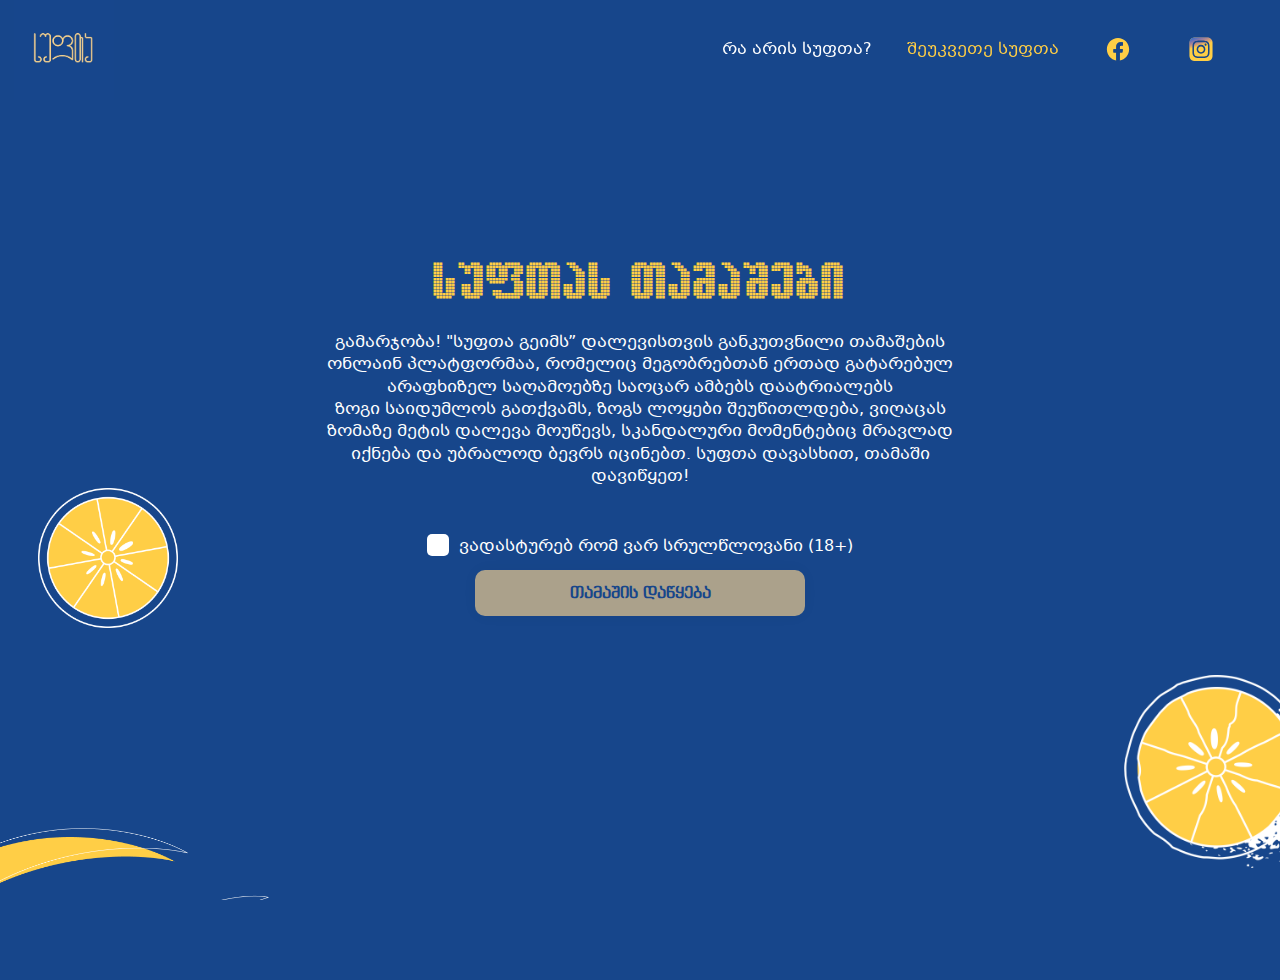
<file: index.html>
<!DOCTYPE html>
<html lang="en">
    
<head>
            <!-- Global site tag (gtag.js) - Google Analytics -->

    <script async src="https://www.googletagmanager.com/gtag/js?id=G-VPQHD24GV4"></script>
        <script>
        window.dataLayer = window.dataLayer || [];
        function gtag(){dataLayer.push(arguments);}
        gtag('js', new Date());

        gtag('config', 'G-VPQHD24GV4');
    </script>
    <meta charset="UTF-8">
    <meta name="viewport" content="width=device-width, initial-scale=1.0">
    <meta property="og:title" content="სუფთას თამშები">
    <meta property="og:description" content="უცბად და ლამაზად ჩასათრობი საიტი">
    <meta property="og:image" content="http://suftagames.ge/images/suptashare.png">
    <meta property="og:url" content="http://suftagames.ge/">
    <link rel="stylesheet" href="style.css">
    <title>სუფთას თამაშები</title>
    <!-- Facebook Pixel Code -->
    <script>
        !function(f,b,e,v,n,t,s)
        {if(f.fbq)return;n=f.fbq=function(){n.callMethod?
        n.callMethod.apply(n,arguments):n.queue.push(arguments)};
        if(!f._fbq)f._fbq=n;n.push=n;n.loaded=!0;n.version='2.0';
        n.queue=[];t=b.createElement(e);t.async=!0;
        t.src=v;s=b.getElementsByTagName(e)[0];
        s.parentNode.insertBefore(t,s)}(window, document,'script',
        'https://connect.facebook.net/en_US/fbevents.js');
        fbq('init', '427423441875045');
        fbq('track', 'PageView');
        </script>
        <noscript><img height="1" width="1" style="display:none"
        src="https://www.facebook.com/tr?id=427423441875045&ev=PageView&noscript=1"
        /></noscript>
        <!-- End Facebook Pixel Code -->
        
</head>
<body class="not-loaded">

    <header>
        <img class="logo" src="images/supta.jpg">
        <div class="nav">
            <a href="/about.html">რა არის სუფთა?</a>
            <a href="https://www.facebook.com/suftasufta" class="active">შეუკვეთე სუფთა</a>
            <a href="https://www.facebook.com/suftasufta" class="fb"><img src="images/facebook.svg"></a>
            <a href="https://instagram.com/sufta_?igshid=1cfwgg6gavhz1" class="instagram"><img src="images/instagram.svg"></a>

        </div>
        <div class="burger">
            <span></span>
        </div>
    </header>

    <div class="content">
        <img src="images/lemon.png" id="lemon-1">
        <img src="images/lemon2.png" id="lemon-2">
        <img src="images/vector1.png" id="vector-1">
        <img src="images/vector2.png" id="vector-2">

        <div class="text-content">
            <h2>სუფთას თამაშები</h2>
            <p>გამარჯობა! "სუფთა გეიმს” დალევისთვის განკუთვნილი თამაშების ონლაინ პლატფორმაა, რომელიც მეგობრებთან ერთად გატარებულ არაფხიზელ საღამოებზე საოცარ ამბებს დაატრიალებს<br> ზოგი საიდუმლოს გათქვამს, ზოგს ლოყები შეუწითლდება, ვიღაცას ზომაზე მეტის დალევა მოუწევს, სკანდალური მომენტებიც მრავლად იქნება და უბრალოდ ბევრს იცინებთ.
                სუფთა დავასხით, თამაში დავიწყეთ!</p>
            <div class="terms"><div class="checkbox"></div>ვადასტურებ რომ ვარ სრულწლოვანი (18+)</div>
            <button class="main-button disabled">თამაშის დაწყება</button>
        </div>

        <div class="games-container">
            <h2>აირჩიე თამაში</h2>
            <div>
                <div class="game" id="ivenever">მე არასდროს</div>
                <div class="game" id="mostlikely">ყველაზე მეტად ვინ?...</div>
                <div class="game" id="drinkcard">დასალევი კარტები</div>
                <div class="game" id="singsomething">იმღერე და დალიე რამე</div>
            </div>
        </div>


        <div class="rules-container">
            <p class="rules"></p>
            <button class="main-button continue">თამაშის დაწყება</button>

        </div>
        <div class="go-back">უკან დაბრუნება</div>
        <div class="game-container">
            
        </div>
    </div>

    
</body>
<script src="https://ajax.googleapis.com/ajax/libs/jquery/3.5.1/jquery.min.js"></script>
<script src="main.js"></script>
</html>
</file>
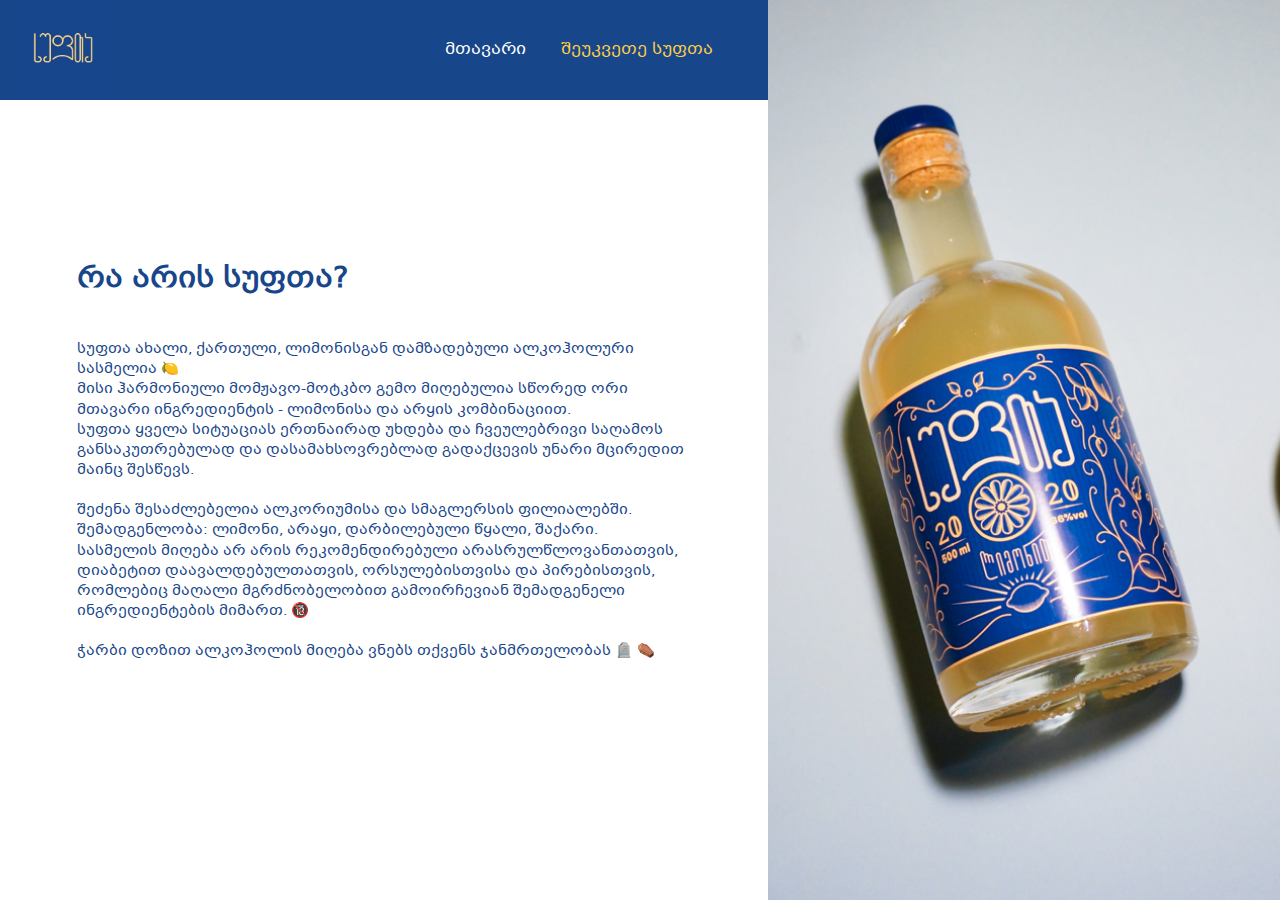
<file: about.html>
<!DOCTYPE html>
<html lang="en">
   
    <head>
        <!-- Global site tag (gtag.js) - Google Analytics -->

<script async src="https://www.googletagmanager.com/gtag/js?id=G-VPQHD24GV4"></script>
    <script>
    window.dataLayer = window.dataLayer || [];
    function gtag(){dataLayer.push(arguments);}
    gtag('js', new Date());

    gtag('config', 'G-VPQHD24GV4');
    </script>
    <meta charset="UTF-8">
    <meta name="viewport" content="width=device-width, initial-scale=1.0">
    <meta property="og:title" content="სუფთას თამშები">
    <meta property="og:description" content="უცბად და ლამაზად ჩასათრობი საიტი">
    <meta property="og:image" content="http://suftagames.ge/images/suptashare.png">
    <meta property="og:url" content="http://suftagames.ge/">
    <link rel="stylesheet" href="style.css">
    <title>სუფთას თამაშები</title>
    <!-- Facebook Pixel Code -->
    <script>
        !function(f,b,e,v,n,t,s)
        {if(f.fbq)return;n=f.fbq=function(){n.callMethod?
        n.callMethod.apply(n,arguments):n.queue.push(arguments)};
        if(!f._fbq)f._fbq=n;n.push=n;n.loaded=!0;n.version='2.0';
        n.queue=[];t=b.createElement(e);t.async=!0;
        t.src=v;s=b.getElementsByTagName(e)[0];
        s.parentNode.insertBefore(t,s)}(window, document,'script',
        'https://connect.facebook.net/en_US/fbevents.js');
        fbq('init', '427423441875045');
        fbq('track', 'PageView');
        </script>
        <noscript><img height="1" width="1" style="display:none"
        src="https://www.facebook.com/tr?id=427423441875045&ev=PageView&noscript=1"
        /></noscript>
        <!-- End Facebook Pixel Code -->
        
    <style>
        header {
            background: #17468a;
            width: 60%;
        }

        body {
            background: white;
        }

        .about.content {
            width: 60%;
        }

        .content *{
            color: #17468a

        }
        h1 {
            color: black i !important;
        }
        .img {
            min-height: auto;
            position: absolute;
            margin-top: 0;
            height: 100%;
            width: 40%;
            top: 0;
            left: 60%;
        }
        .text-container{
            width: 80%;
        position: absolute;
            left: 50%;
            top: 44%;
            transform: translate(-50%, -50%);
            font-size: .9em;
        }


        @media screen and (max-width: 980px) {

            .about.content {
                width: 100%;
                HEIGHT: AUTO;
                MIN-HEIGHT: AUTO;
                TRANSFORM: NONE;
                PADDING: 30PX;
            }

            header {
                WIDTH: 100%;
            }

            .img {
                POSITION: RELATIVE;
                LEFT: 0;
                WIDTH: 100%;
            }

            .text-container {
                TRANSFORM: NONE;
                LEFT: 0;
                RIGHT: 0;
                POSITION: RELATIVE;
            }
            body{
                overflow: auto;
            }
        }
    </style>
</head>
<body class="not-loaded">

    <header>
        <img class="logo" src="images/supta.jpg">
        <div class="nav">
            <a href="/index.html">მთავარი</a>
            <a href="https://www.facebook.com/suftasufta" class="active">შეუკვეთე სუფთა</a>
        </div>
        <div class="burger">
            <span></span>
        </div>
    </header>

    <div class="about content">
        <div class="text-container">
            <h1>რა არის <span>სუფთა</span>?</h1>
<br>
სუფთა ახალი, ქართული, ლიმონისგან დამზადებული ალკოჰოლური სასმელია 🍋<br>
მისი ჰარმონიული მომჟავო-მოტკბო გემო მიღებულია სწორედ ორი მთავარი ინგრედიენტის  - ლიმონისა და არყის კომბინაციით.<br>
სუფთა ყველა სიტუაციას ერთნაირად უხდება და ჩვეულებრივი საღამოს განსაკუთრებულად და დასამახსოვრებლად გადაქცევის უნარი მცირედით მაინც შესწევს.<br>
<br>
შეძენა შესაძლებელია ალკორიუმისა და სმაგლერსის ფილიალებში.<br>
შემადგენლობა: ლიმონი, არაყი, დარბილებული წყალი, შაქარი. <br>
სასმელის მიღება არ არის რეკომენდირებული არასრულწლოვანთათვის, დიაბეტით დაავალდებულთათვის, ორსულებისთვისა და პირებისთვის, რომლებიც მაღალი მგრძნობელობით გამოირჩევიან შემადგენელი ინგრედიენტების მიმართ. 🔞
<br><br>
ჭარბი  დოზით ალკოჰოლის მიღება ვნებს თქვენს ჯანმრთელობას 🪦 ⚰️
        </div>

    </div>
    <div class="img" style=" background: url(/images/DSC02162.jpg);
    background-position: 25% 51%;
    background-size: cover;">

    </div>
    
</body>
<script src="https://ajax.googleapis.com/ajax/libs/jquery/3.5.1/jquery.min.js"></script>
<script src="main.js"></script>
</html>
</file>
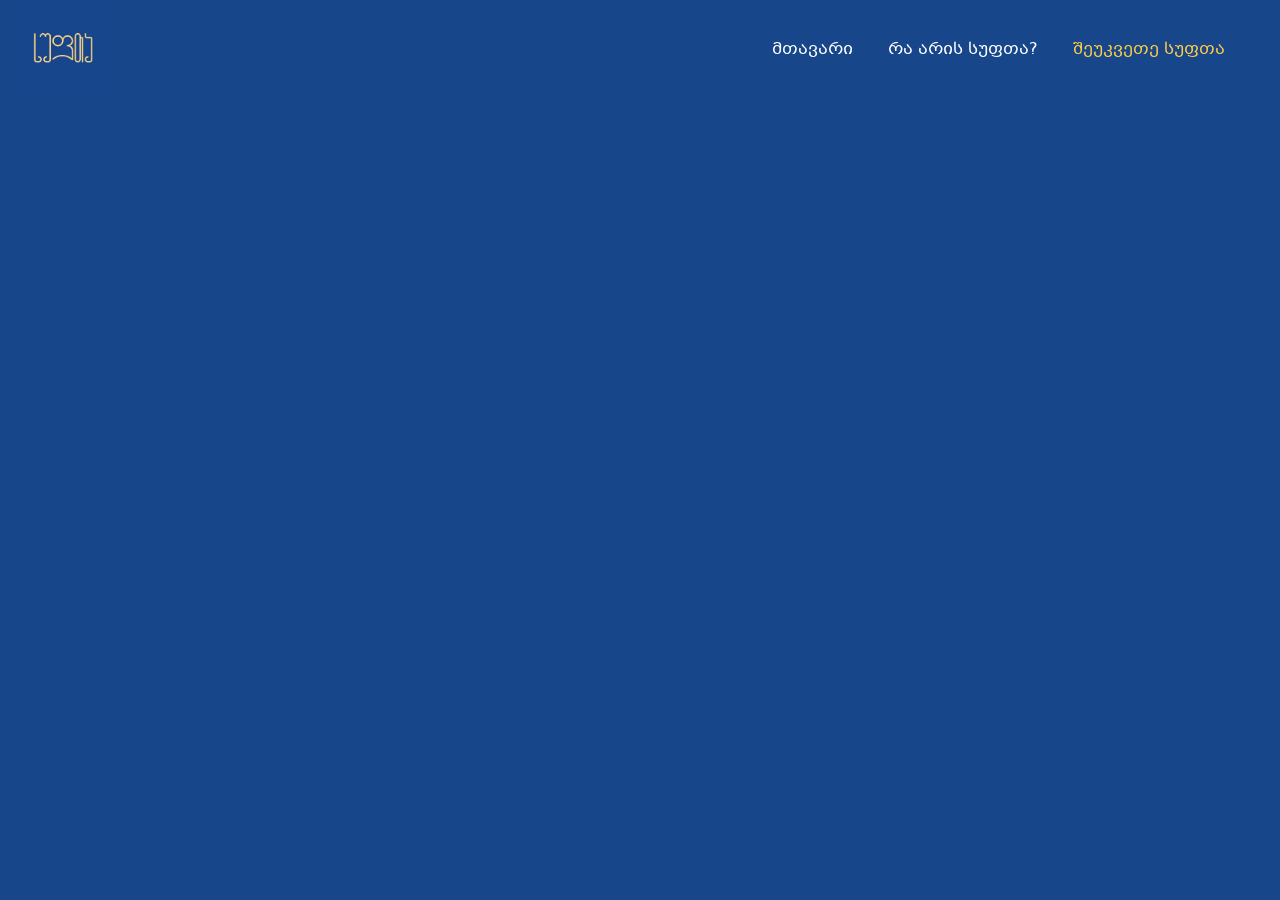
<file: contact.html>
<!DOCTYPE html>
<html lang="en">
<head>
    <meta charset="UTF-8">
    <meta name="viewport" content="width=device-width, initial-scale=1.0">
    <link rel="stylesheet" href="style.css">
    <title>სუფთას თამაშები</title>
</head>
<body class="not-loaded">

    <header>
        <img class="logo" src="images/supta.jpg">
        <div class="nav">
            <a href="/index.html">მთავარი</a>
            <a href="/about.html">რა არის სუფთა?</a>
            <a href="https://www.facebook.com/suftasufta" class="active">შეუკვეთე სუფთა</a>
        </div>
        <div class="burger">
            <span></span>
        </div>
    </header>

    <div class="content">
      

    </div>

    
</body>
<script src="https://ajax.googleapis.com/ajax/libs/jquery/3.5.1/jquery.min.js"></script>
<script src="main.js"></script>
</html>
</file>
<file: style.css>
@font-face {
    font-family: 'ALKDots';
    src: url('fonts/alkdots-webfont.eot'); /* IE9 Compat Modes */
    src: url('fonts/alkdots-webfont.eot?#iefix') format('embedded-opentype'), /* IE6-IE8 */
         url('fonts/alkdots-webfont.woff2') format('woff2'), /* Super Modern Browsers */
         url('fonts/alkdots-webfont.woff') format('woff'), /* Pretty Modern Browsers */
         url('fonts/alkdots-webfont.ttf') format('truetype'), /* Safari, Android, iOS */
         url('fonts/alkdots-webfont.svg#alkdotsregular') format('svg'); /* Legacy iOS */
}

@font-face {
    font-family: 'BPG Mrgvlovani';
    src: url('fonts/bpg-mrgvlovani-webfont.eot'); /* IE9 Compat Modes */
    src: url('fonts/bpg-mrgvlovani-webfont.eot?#iefix') format('embedded-opentype'), /* IE6-IE8 */
         url('fonts/bpg-mrgvlovani-webfont.woff2') format('woff2'), /* Super Modern Browsers */
         url('fonts/bpg-mrgvlovani-webfont.woff') format('woff'), /* Pretty Modern Browsers */
         url('fonts/bpg-mrgvlovani-webfont.ttf') format('truetype'), /* Safari, Android, iOS */
         url('fonts/bpg-mrgvlovani-webfont.svg#bpg_mrgvlovaniregular') format('svg'); /* Legacy iOS */
}

@font-face {
    font-family: 'BPG Banner Caps';
    src: url('fonts/bpg-banner-caps-webfont.eot'); /* IE9 Compat Modes */
    src: url('fonts/bpg-banner-caps-webfont.eot?#iefix') format('embedded-opentype'), /* IE6-IE8 */
         url('fonts/bpg-banner-caps-webfont.woff2') format('woff2'), /* Super Modern Browsers */
         url('fonts/bpg-banner-caps-webfont.woff') format('woff'), /* Pretty Modern Browsers */
         url('fonts/bpg-banner-caps-webfont.ttf') format('truetype'), /* Safari, Android, iOS */
         url('fonts/bpg-banner-caps-webfont.svg#bpg_banner_capsregular') format('svg'); /* Legacy iOS */
}

img.logo {
    height: 100px;
    position: absolute;
    left: 14px;
    top: 0;
    cursor: pointer;

}

body, html {
    border: 0;
    padding: 0;
    height: 100%;
    width: 100%;
    margin: 0;
    background: #17468b;
    overflow: hidden;
    font-size: 16px;
    font-family: 'BPG Mrgvlovani';
}

header {
    height: 100px;
    width: 100%;
    z-index: 2;
    position: fixed;
    top: 0;
    opacity: 1;
    transition: all .3s ease;
}

.nav {
    position: absolute;
    right: 40px;
    top: 50%;
    transform: translateY(-50%);
}

*{
    color: white;
    line-height: 1.4em;
    font-family: 'BPG Mrgvlovani';
}

a{
    color: #ffce45;
    text-decoration: none;
}

.nav a {
    margin: 0px 15px;
    color: white;
    transition: all .3s ease;
}


.nav a:hover, .nav a.active{
    color: #ffce45;

}


.content {
    width: 100%;
    min-height: calc(100vh - 100px);
    position: relative;
    margin-top: 100px;
}

.not-loaded header{
    opacity: 0;
}

img#lemon-1 {
    width: 140px;
    position: absolute;
    left: 3%;
    bottom: 34%;
    animation: float 5s infinite linear;
    opacity: 1;
    transition: all .7s ease .5s;

}

img#lemon-2 {
    width: 220px;
    position: absolute;
    right: -5%;
    bottom: 4%;
    animation: float 8s infinite linear;
    opacity: 1;
    transition: all .7s ease .9s;
}

img#vector-1 {
    position: absolute;
    width: 30%;
    left: -10%;
    bottom: -10%;
    opacity: 1;
    transition: all .7s ease 1.2s;
}

img#vector-2 {
    position: absolute;
    width: 30%;
    left: -9%;
    bottom: -9%;
    opacity: 1;
    transition: all .7s ease .9s;

}


.not-loaded #lemon-1{
    opacity: 0;
}
.not-loaded #lemon-2{
    opacity: 0;
}
.not-loaded #vector-1{
    opacity: 0;
}
.not-loaded #vector-2{
    opacity: 0;
}

h2{
    color: #ffce45;
    font-size: 2.2em;
    font-family: 'BPG Banner Caps';
    font-family: 'ALKDots';

}



.text-content {
    position: absolute;
    top: 40%;
    left: 50%;
    transform: translate(-50%, -50%);
    text-align: center;
    max-width: 650px;
    width: 80%;
    opacity: 1;
    transition: all .8s ease 1.4s;
    padding: 0 2em;
}

.not-loaded .text-content{
    opacity: 0;
}

.main-button{transition: all .3s ease;outline: none;margin-top: 12px;width: 330px;height: 46px;font-family: BPG Banner Caps;font-size: 1em;background: #FBD38B;border: none;border-radius: 10px;font-weight: bold;color: #17468a;cursor: pointer;padding-top: 3px;box-shadow: 0px 0px 15px rgb(0 0 0 / 4%);}

.main-button.disabled{
    opacity: .65;
}


button.main-button:hover {
    box-shadow: 0px 0px 15px rgb(0 0 0 / 22%);
}

.checkbox{width: 22px;height: 22px;background: white;border-radius: 5px;display: inline-block;position: relative;top: 0.35em;margin-right: 10px;cursor: pointer;}

.checkbox::after{
    content:  " ";
    width: 16px;
    height: 16px;
    top: 3px;
    left: 3px;
    background: white;
    border-radius: 5px;
    display: block;
    position: relative;
    transition: all .3s ease;
}

.checkbox.active::after{
    background: #17468a;

}

.terms{
    margin-top: 40px;
}

.terms-done img#lemon-1 {
    transition: all .9s ease;
    bottom: 56%;
}

.terms-done img#lemon-2 {
    transition: all .9s ease .1s;
    bottom: 26%;
    right: -2%;
}

.terms-done img#vector-1 {
    transition: all .9s ease .2s;
    left: -13%;
    transform: rotate(-10deg);
}


.terms-done img#vector-2 {
    transition: all .9s ease .3s;
    left: -12%;
    transform: rotate(-13deg);
}

.select-games img#lemon-1 {
    opacity: .6
}

.select-games img#lemon-2 {
    opacity: .65;
}

.select-games img#vector-1 {
    left: -18%;
    bottom: -15%;
}

.select-games img#vector-2 {
    left: -17%;
    bottom: -13%;
}




.games-container{
    display: none;
    width: 100%;
    text-align: center;
    position: absolute;
    top: 36%;
    transform: translateY(-50%);
}

.games-container h2{
    font-size: 3em;
}


.games-container.active{
    display: block;
}

.games-container>div {
    height: 100%;
}

.game {
    font-size: 1.3em;
    display: inline-block;
    width: 35%;
    padding: 3em 0;
    color: #ffffffc4;
    background: #113973;
    margin: 1em;
    border: 1px solid #0c3065;
    border-radius: 24px;
    box-shadow: 0px 0px 10px #0000001f;
    font-family: BPG Banner Caps;
    cursor: pointer;
}

.game:hover {
    border-color: #fdcc46c4;
    box-shadow: 0px 0px 14px #00000078;
    color: #113973;
    background: #e3c87e;
}


.rules-container {
    display: none;
    position: absolute;
    left: 50%;
    text-align: center;
    top: 39%;
    transform: translate(-50%, -50%);
    padding: 2.5em;
    background: #0d3877;
    border-radius: 22px;
    border: 1px solid #0d284e;
    box-shadow: 0px 0px 16px #0000004f;
    max-width: 90%;
}

.rules-container.active {
    display: block;
 
}
.game-container {
    width: 100%;
    HEIGHT: 100%;
    text-align: center;
}


.ivenever-card, .mostlikely-card {
    display: block;
    position: absolute;
    left: 50%;
    text-align: center;
    top: 39%;
    padding: 2.2em;
    background: #0d3877;
    border-radius: 22px;
    border: 1px solid #fcd28b78;
    box-shadow: 0px 0px 16px #0000004f;
    max-width: 90%;
    transform: translate(-50%, -50%) scale(0);
    transition: all .5s ease;
}

.ivenever-card.active ,.mostlikely-card.active {
    transform: translate(-50%, -50%) scale(1);
}


.ivenever-card>div ,.mostlikely-card>div{
    margin-bottom: 1em;
    font-size: 1.5em;
}

.songs-row {
    display: inline-block;
    text-align: left;
    width: 860px;
}

.song-category {
    width: 280px;
    text-align: center;
    background: #0f3a77;
    color: #fdcc46;
    height: 5em;
    margin-bottom: 2em;
    display: inline-block;
    float: left;
    BOX-SIZING: border-box;
    padding-top: 1.8em;
    border-radius: 23px;
    border: 1px solid #fdcc46;
    box-shadow: 0px 0px 10px #ffffff30;
    font-family: 'BPG Banner Caps'
}

.game-container h2 {
    margin-bottom: 2em;
}

.song {
    cursor: pointer;
    width: 2.5em;
    height: 2.5em;
    background: #ffce45;
    display: inline-block;
    float: left;
    margin-left: 2em;
    border-radius: 50%;
    BORDER: 1px solid #17468a;
    box-sizing: border-box;
    box-shadow: 0px 0px 10px #ffffff59;
    padding-top: .6em;
    padding-left: .94em;
    font-size: 2em;
    color: #17468a;
    opacity: .86;
}

.song:hover {
    opacity: 1;
    box-shadow: 0px 0px 15px #fffffff5;
}

.song.done {
    opacity: .5;
}

.overlay {
    position: fixed;
    top: 0;
    left: 0;
    width: 100%;
    z-index: 2;
    height: 100%;
    background: #00000073;
}

.song-popup {
    position: absolute;
    top: 50%;
    left: 50%;
    transform: translate(-50%,-50%);
    background: #274d84;
    padding: 2em;
    text-align: center;
    border-radius: 2em;
}


button.secondary-btn {
    transition: all .3s ease;
    outline: none;
    margin-top: 12px;
    width: 330px;
    height: 46px;
    font-family: BPG Banner Caps;
    font-size: 1em;
    background: #264d84;
    border: none;
    border-radius: 10px;
    font-weight: bold;
    color: #fcd28b;
    border: 1px solid;
    cursor: pointer;
    padding-top: 3px;
    box-shadow: 0px 0px 15px rgb(0 0 0 / 4%);
}

button.song-answer {
    visibility: hidden;
}

.played button.song-answer {
    visibility: visible;
}


.drinkcard-container {
    position: relative;
    top: 2em;
}

.drink-card {
    width: 230px;
    height: 350px;
    position: relative;
    left: 50%;
    transform: translateX(-50%);
    background: white;
    border: 5px solid #323333;
    border-radius: 25px;
}

.color-a *, .color-g *{
    color: #a4181b;
}

.color-y *, .color-j * {
    color: black;
}

.drink-card img {
    position: absolute;
    top: 50%;
    left: 50%;
    transform: translate(-50%, -50%);
}

.drink-card span {
    position: absolute;
    font-size: 32px;
    left: 15px;
    top: 11px;
}

.drink-card span:nth-child(2) {
    left: auto;
    right: 15px;
    transform: rotate(180deg);
    bottom: 11px;
}

.go-back {
    position: fixed;
    top: 104px;
    left: 2.6em;
    color: #ffd500;
    font-size: .8em;
    cursor: pointer;
    display: none;
}

.go-back.active{
    display:block;
}

.nav img {
    width: 3em;
    position: relative;
    margin-top: -2em;
    top: 0.79em;
}

@keyframes float {
    0% {
      transform: translate(0px, 0px);
    }
    30% {
        transform: translate(7px, 3px);
    }
    50% {
        transform: translate(3px, 5px);
    }
    70% {
        transform: translate(0px, 3px);
    }
    100% {
        transform: translate(0px, 0px);
    }
  }
  

  @media screen and (max-width: 980px) {

    header{
        height: 60px;
    }

    body{
        font-size: 12px;
    }

    .game{
        width: 80%;
        padding: 1.3em 0;
        margin-bottom: .3em;
        font-size:1.1em
    }

    .games-container h2{
        font-size: 2em
    }
    img.logo{
        left: 3em;
        top: 0;
        height: 60px;
    }
    #lemon-1, #lemon-2,#vector-1, #vector-2{
        display: none;
    }
    .nav a {
        margin: 0px 10px;

    }
    .text-content{
        top: 32%;
    }
    .nav{right: 10px}


    .songs-row {
       width: 95%;
       text-align: center;
    }
    .song-category {
        width: 90%;
        height: 2em;
        float: none;
        padding-top: 0em;
        margin-bottom: 0;
        margin-top: 0.2em;
        background: none;
        border: none;
        box-shadow: none;
    }

    .song{
        margin: 0.1em 0.5em;
        float: none;
        width: 1.8em;
        height: 1.8em;
        padding-left: 0;
        padding-top: .3em;
    }

    .game-container h2{
        font-size:1.5em;
        margin-bottom: .5em;
        margin-top: 5em;
        display: block;
    }


    .drink-card {
        height: 320px;
    }    
    .drinkcard-container {
        top: 1.6em;
    }
    .main-button, button.secondary-btn{
        width: 240px ;
    }    
    .nav {
        position: absolute;
        height: 100vh;
        transform: none;
        transition: all .5s ease;
        top: 0;
        right: -100%;
        box-sizing: border-box;
        background: #0b2d5f;
        z-index: 26;
        box-shadow: 0px 0px 15px #000000a6;
        padding-top: 9em;
        padding-left: 3em;
        padding-right: 4em;
        box-sizing: border-box;
    }
    
    .nav.active {
        right: 0;
    }
    
    .nav a {
        display: block;
        margin-bottom: 2em;
        text-align: right;
    }
    
    .burger {
        position: absolute;
        z-index: 35;
        width: 30px;
        height: 30px;
        right: 5em;
        cursor: pointer;
        top: 1em;
    }

    .burger span {
        position: absolute;
        top: 14px;
        height: 2px;
        width: 30px;
        background: white;
    }


    .burger span::before{
        content: " ";
        position: absolute;
        top: 12px;
        height: 2px;
        width: 30px;
        background: white;
        transition: all .3s ease;
    }

    .burger span::after{
        content: " ";
        position: absolute;
        top: -12px;
        height: 2px;
        width: 30px;
        background: white;
        transition: all .3s ease;

    }

    .burger.active span::after{
        transform: rotate(45deg);
        top:0px
    }

    .burger.active span::before{
         transform: rotate(-45deg);
         top:0px
    }

    .burger.active span{
        width: 0;
    }

    .go-back {
        position: fixed;
        top: 70px;
    }

    .game-container{
        /* margin-top: 1.5em; */
    }
    .content {
        width: 100%;
        min-height: calc(100vh - 65px);
        position: relative;
        margin-top: 65px;
    }
  }
</file>
